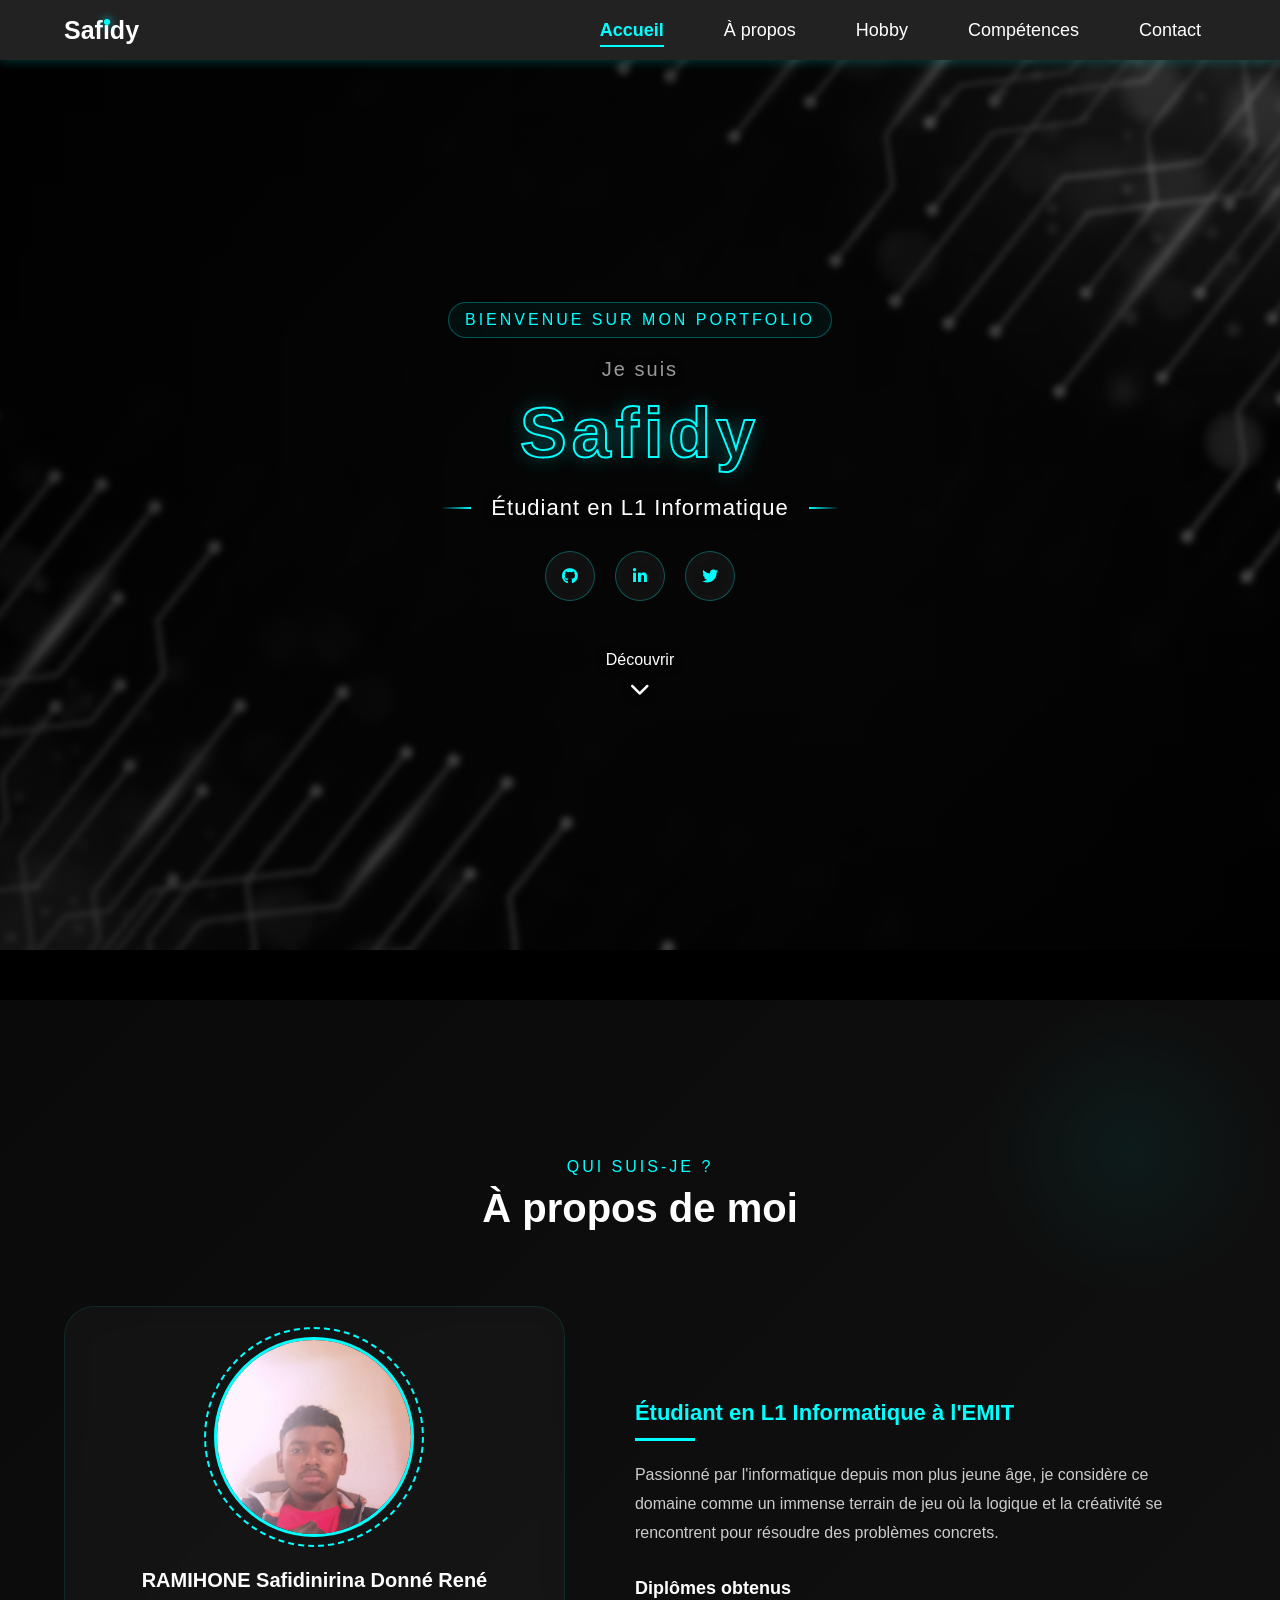
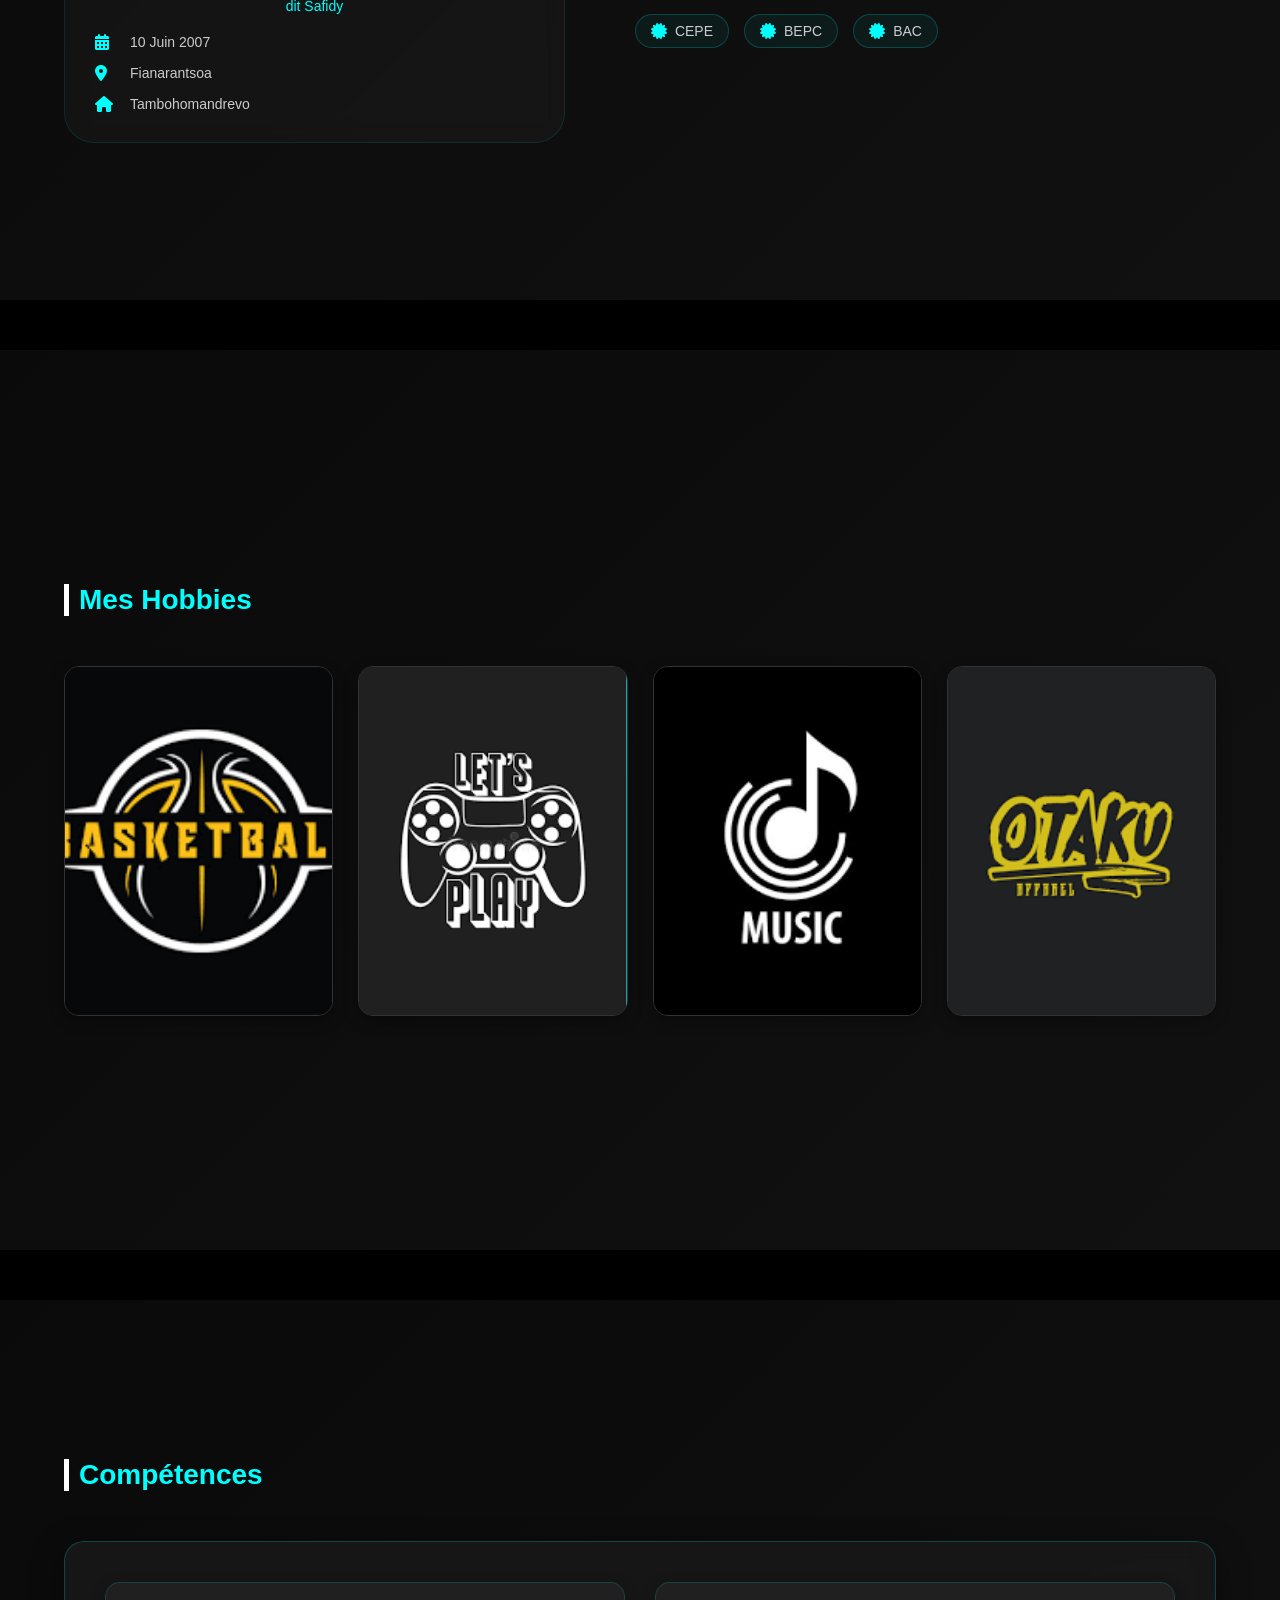
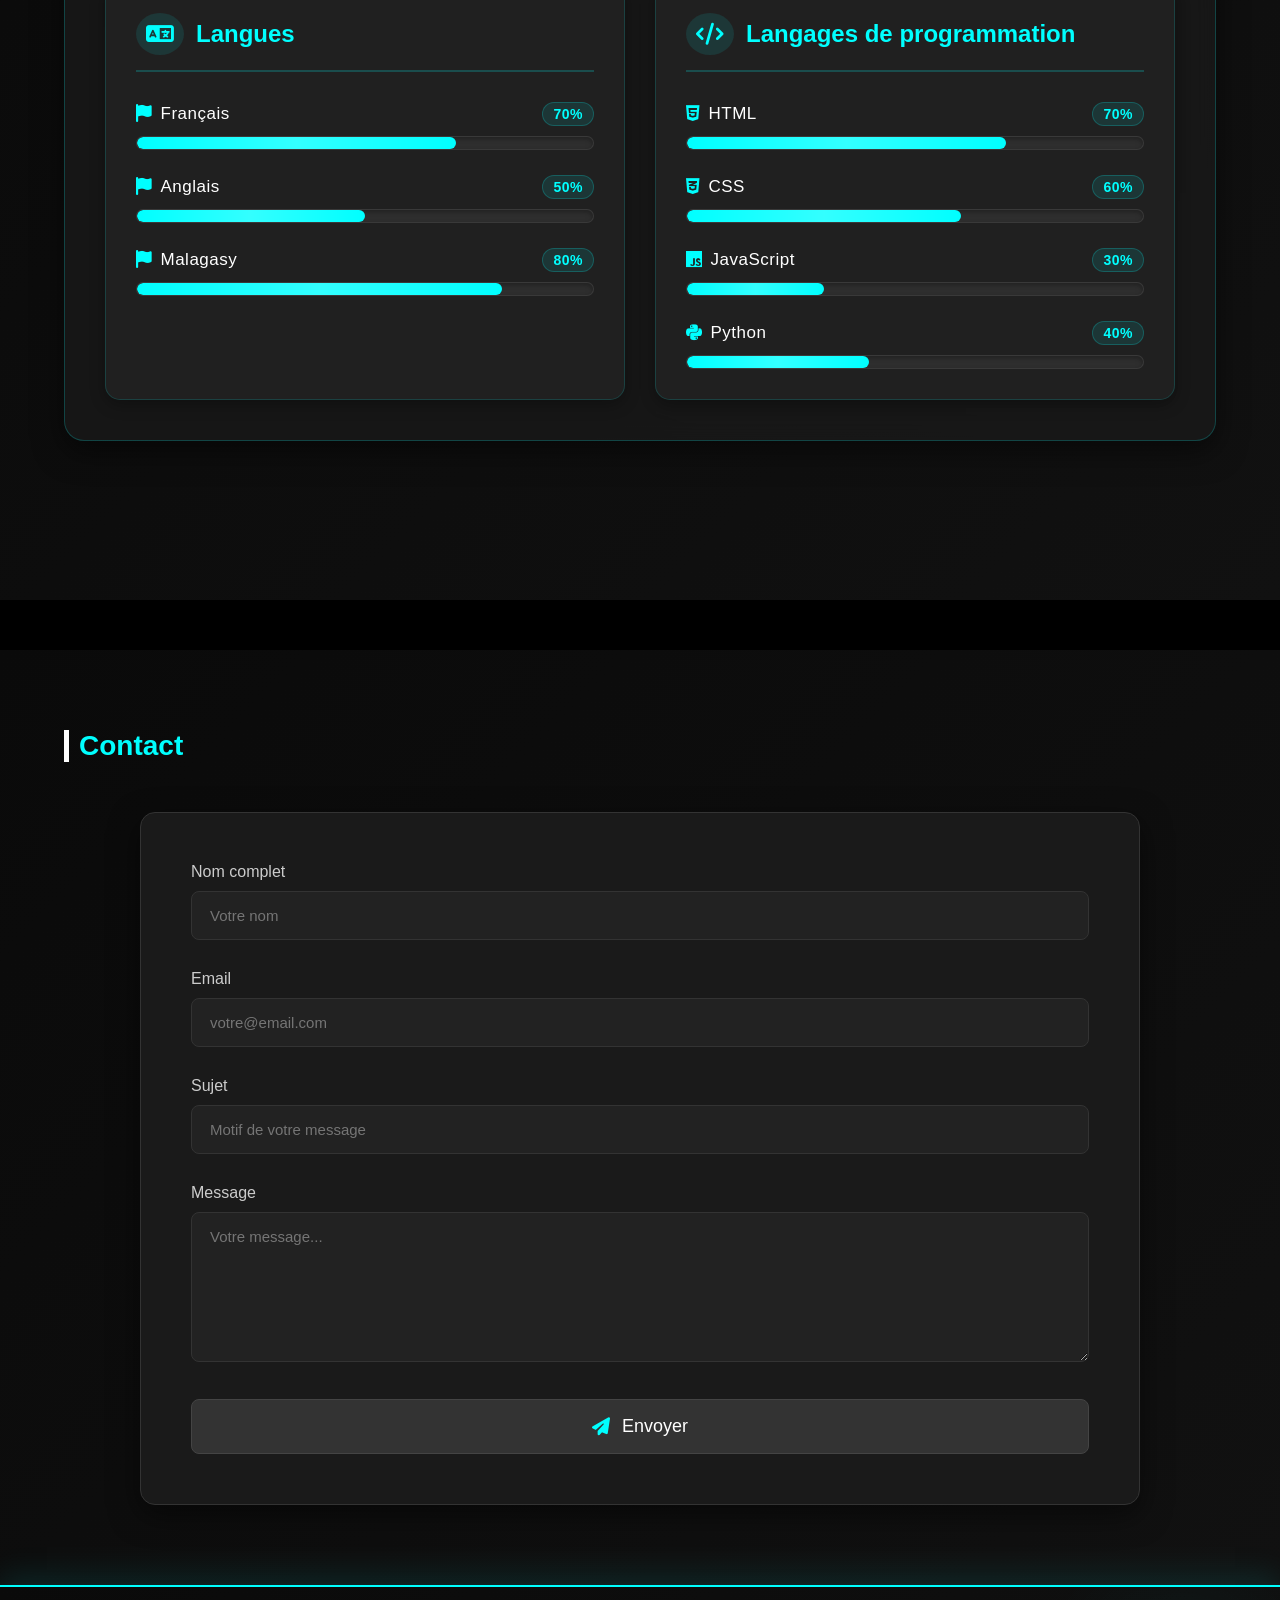
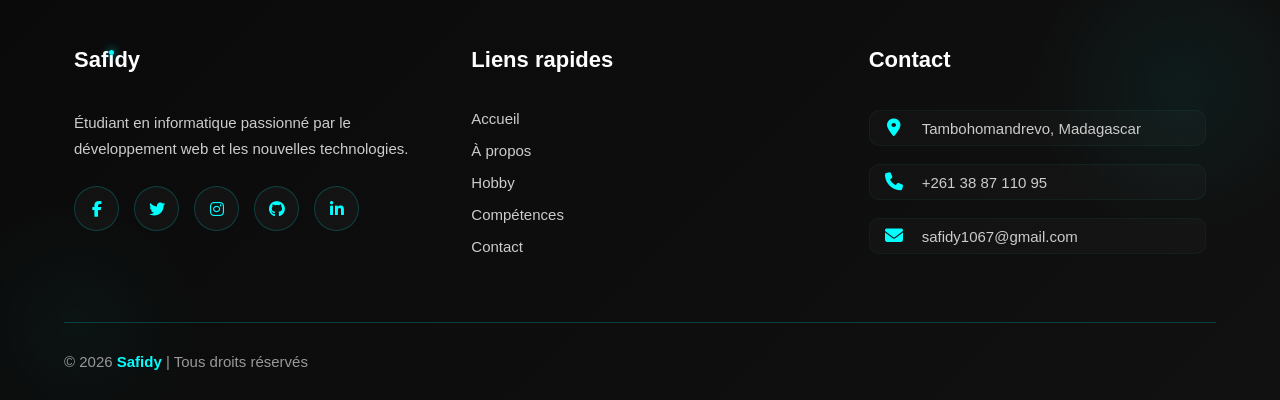
<file: index.html>
<!DOCTYPE html>
<html lang="fr">
<head>
    <meta charset="UTF-8">
    <meta name="viewport" content="width=device-width, initial-scale=1.0">
    <title>Safidy</title>
    
    <link rel="icon" type="image/svg+xml" href="data:image/svg+xml,%3Csvg xmlns='http://www.w3.org/2000/svg' viewBox='0 0 100 100'%3E%3Cdefs%3E%3Cfilter id='glow'%3E%3CfeGaussianBlur stdDeviation='4' result='coloredBlur'/%3E%3CfeMerge%3E%3CfeMergeNode in='coloredBlur'/%3E%3CfeMergeNode in='SourceGraphic'/%3E%3C/feMerge%3E%3C/filter%3E%3C/defs%3E%3Ctext x='50' y='75' font-size='70' text-anchor='middle' fill='aqua' font-family='Arial Black' font-weight='900' filter='url(%23glow)'%3ES%3C/text%3E%3C/svg%3E">

    <meta name="theme-color" content="#00ffff">
    <meta name="msapplication-TileColor" content="#00ffff">
 
<link rel="stylesheet" href="https://cdnjs.cloudflare.com/ajax/libs/font-awesome/6.4.0/css/all.min.css">
    <link rel="stylesheet" href="projet.css">
</head>
<body>
    <header>
        <div class="logo">
            <a href="index.html">
                Saf<span class="custom-i">i</span>dy
            </a>
        </div>
        
        <nav class="menu">
            <ul>
                <li><a href="#home">Accueil</a></li>
                <li><a href="#a-propos">À propos</a></li>
                <li><a href="#hobby">Hobby</a></li>
                <li><a href="#competences">Compétences</a></li>
                <li><a href="#contact">Contact</a></li>
            </ul>
        </nav>
        
         <div class="responsive-menu">
            <span></span>
            <span></span>
            <span></span>
        </div>
    </header>

    <main>
        
        <section id="home">
            <div class="home-content">
                <span class="home-intro">Bienvenue sur mon portfolio</span>
                <h1 class="home-name">
                    <span class="small-text">Je suis</span>
                    <span class="big-text">Safidy</span>
                </h1>
                <p class="home-position">Étudiant en L1 Informatique</p>
                
                <div class="home-social">
                    <a href="https://github.com" target="_blank" class="social-icon">
                        <i class="fab fa-github"></i>
                    </a>
                    <a href="https://linkedin.com" target="_blank" class="social-icon">
                        <i class="fab fa-linkedin-in"></i>
                    </a>
                    <a href="https://twitter.com" target="_blank" class="social-icon">
                        <i class="fab fa-twitter"></i>
                    </a>
                </div>
                <a href="#a-propos" class="home-scroll">
                    <span>Découvrir</span>
                    <i class="fas fa-chevron-down"></i>
                </a>
            </div>
        </section>

        
        <section id="a-propos">
            <div class="container">
                <div class="section-header">
                    <span class="section-subtitle">Qui suis-je ?</span>
                    <h2 class="section-title">À propos de moi</h2>
                    
                </div>
                
                <div class="about-wrapper">
                    <div class="about-left">
                        <div class="profile-card">
                            <div class="profile-image-wrapper">
                                <img src="IMG/612377273_122105653449194202_1372220937391655656_n1.jpg" alt="Safidy" class="profile-image">
                                <div class="image-border"></div>
                            </div>
                            <div class="profile-info">
                                <h4 class="profile-name">RAMIHONE Safidinirina Donné René</h4>
                                <p class="profile-nick">dit Safidy</p>
                                <div class="profile-details">
                                    <div class="detail-item">
                                        <i class="fas fa-calendar-alt"></i>
                                        <span>10 Juin 2007</span>
                                    </div>
                                    <div class="detail-item">
                                        <i class="fas fa-map-marker-alt"></i>
                                        <span>Fianarantsoa</span>
                                    </div>
                                    <div class="detail-item">
                                        <i class="fas fa-home"></i>
                                        <span>Tambohomandrevo</span>
                                    </div>
                                </div>
                            </div>
                        </div>
                    </div>
                    
                    <div class="about-right">
                        <h3 class="about-subtitle">Étudiant en L1 Informatique à l'EMIT</h3>
                        <p class="about-description">
                            Passionné par l'informatique depuis mon plus jeune âge, je considère ce domaine 
                            comme un immense terrain de jeu où la logique et la créativité se rencontrent 
                            pour résoudre des problèmes concrets.
                        </p>
                        
                        <div class="diplomes-list">
                            <h4>Diplômes obtenus</h4>
                            <ul>
                                <li><i class="fas fa-certificate"></i> CEPE</li>
                                <li><i class="fas fa-certificate"></i> BEPC</li>
                                <li><i class="fas fa-certificate"></i> BAC</li>
                            </ul>
                        </div>
                    </div>
                </div>
            </div>
        </section>
        
        <section id="hobby">
            <h2 class="section-title">Mes Hobbies</h2>
            
            <div class="hobby-grid">
                <article class="hobby-card">
                    <img src="IMG/images (1).png" alt="Icône Basket-ball">
                    <div class="hobby-content">
                        <h3>Basket-ball</h3>
                        <p>
                            Le basket est une thérapie par le mouvement. Du rebond du ballon à l'adrénaline 
                            des matchs serrés, chaque moment sur le terrain est une leçon de persévérance et 
                            de travail d'équipe.
                        </p>
                    </div>
                </article>

                <article class="hobby-card">
                    <img src="IMG/téléchargement (4).png" alt="Icône Gaming">
                    <div class="hobby-content">
                        <h3>Gaming</h3>
                        <p>
                            Les jeux vidéo sont des fenêtres sur l'imaginaire. Alliant technologie, narration 
                            et interactivité, ils offrent des expériences uniques où chaque défi est une 
                            opportunité de repousser mes limites.
                        </p>
                    </div>
                </article>

                <article class="hobby-card">
                    <img src="IMG/images (2).png" alt="Icône Musique">
                    <div class="hobby-content">
                        <h3>Musique</h3>
                        <p>
                            La musique est ma respiration quotidienne. Chaque mélodie résonne avec mes émotions, 
                            transformant les moments ordinaires en expériences cinématographiques uniques.
                        </p>
                    </div>
                </article>

                <article class="hobby-card">
                    <img src="IMG/images.png" alt="Icône Animés">
                    <div class="hobby-content">
                        <h3>Animés</h3>
                        <p>
                            Les animés sont des portes vers des mondes d'imagination infinie. Leur profondeur 
                            émotionnelle et leur art m'inspirent quotidiennement, rappelant que persévérance 
                            et courage mènent à la réussite.
                        </p>
                    </div>
                </article>
            </div>
        </section>

        
        <section id="competences">
            <h2 class="section-title">Compétences</h2>
            
            <div class="skills-container">
                
                <div class="skills-category">
                    <h3><i class="fas fa-language"></i> Langues</h3>
                    
                    <div class="skill-item">
                        <div class="skill-label">
                            <span><i class="fas fa-flag"></i> Français</span>
                            <span>70%</span>
                        </div>
                        <div class="skill-bar">
                            <div class="skill-progress" style="width: 70%;"></div>
                        </div>
                    </div>

                    <div class="skill-item">
                        <div class="skill-label">
                            <span><i class="fas fa-flag"></i> Anglais</span>
                            <span>50%</span>
                        </div>
                        <div class="skill-bar">
                            <div class="skill-progress" style="width: 50%;"></div>
                        </div>
                    </div>

                    <div class="skill-item">
                        <div class="skill-label">
                            <span><i class="fas fa-flag"></i> Malagasy</span>
                            <span>80%</span>
                        </div>
                        <div class="skill-bar">
                            <div class="skill-progress" style="width: 80%;"></div>
                        </div>
                    </div>
                </div>

                
                <div class="skills-category">
                    <h3><i class="fas fa-code"></i> Langages de programmation</h3>
                    
                    <div class="skill-item">
                        <div class="skill-label">
                            <span><i class="fab fa-html5"></i> HTML</span>
                            <span>70%</span>
                        </div>
                        <div class="skill-bar">
                            <div class="skill-progress" style="width: 70%;"></div>
                        </div>
                    </div>

                    <div class="skill-item">
                        <div class="skill-label">
                            <span><i class="fab fa-css3-alt"></i> CSS</span>
                            <span>60%</span>
                        </div>
                        <div class="skill-bar">
                            <div class="skill-progress" style="width: 60%;"></div>
                        </div>
                    </div>

                    <div class="skill-item">
                        <div class="skill-label">
                            <span><i class="fab fa-js"></i> JavaScript</span>
                            <span>30%</span>
                        </div>
                        <div class="skill-bar">
                            <div class="skill-progress" style="width: 30%;"></div>
                        </div>
                    </div>

                    <div class="skill-item">
                        <div class="skill-label">
                            <span><i class="fab fa-python"></i> Python</span>
                            <span>40%</span>
                        </div>
                        <div class="skill-bar">
                            <div class="skill-progress" style="width: 40%;"></div>
                        </div>
                    </div>
                </div>
            </div>
        </section>

        
       <section id="contact">
            <h2 class="section-title">Contact</h2>
            
            <form class="contact-form">
                <div class="form-group">
                    <label for="name">Nom complet</label>
                    <input type="text" id="name" name="name" placeholder="Votre nom" required>
                </div>

                <div class="form-group">
                    <label for="email">Email</label>
                    <input type="email" id="email" name="email" placeholder="votre@email.com" required>
                </div>

                <div class="form-group">
                    <label for="subject">Sujet</label>
                    <input type="text" id="subject" name="subject" placeholder="Motif de votre message" required>
                </div>

                <div class="form-group">
                    <label for="message">Message</label>
                    <textarea id="message" name="message" rows="5" placeholder="Votre message..." required></textarea>
                </div>
                

                <button type="submit" class="submit-btn">
                    <i class="fas fa-paper-plane"></i> Envoyer
                </button>
            </form>
        </section>
    </main>

    
    <footer>
        <div class="footer-content">
            <div class="footer-section">
                <h3>
                    Saf<span class="custom-i-footer">i</span>dy
                </h3>
                <p>Étudiant en informatique passionné par le développement web et les nouvelles technologies.</p>
                <div class="footer-social">
                    <a href="https://facebook.com" target="_blank"><i class="fab fa-facebook-f"></i></a>
                    <a href="https://twitter.com" target="_blank"><i class="fab fa-twitter"></i></a>
                    <a href="https://instagram.com" target="_blank"><i class="fab fa-instagram"></i></a>
                    <a href="https://github.com" target="_blank"><i class="fab fa-github"></i></a>
                    <a href="https://linkedin.com" target="_blank"><i class="fab fa-linkedin-in"></i></a>
                </div>
            </div>

            <div class="footer-section">
                <h3>Liens rapides</h3>
                <ul class="quick-links">
                    <li><a href="#home">Accueil</a></li>
                    <li><a href="#a-propos">À propos</a></li>
                    <li><a href="#hobby">Hobby</a></li>
                    <li><a href="#competences">Compétences</a></li>
                    <li><a href="#contact">Contact</a></li>
                </ul>
            </div>

            <div class="footer-section">
                <h3>Contact</h3>
                <ul class="contact-info">
                    <li><i class="fas fa-map-marker-alt"></i> Tambohomandrevo, Madagascar</li>
                    <li><i class="fas fa-phone"></i> +261 38 87 110 95</li>
                    <li><i class="fas fa-envelope"></i>safidy1067@gmail.com

</li>
                </ul>
            </div>

            
        </div>

        <div class="footer-bottom">
            <p>&copy; 2026 <span>Safidy</span> | Tous droits réservés </p>
            
        </div>
    </footer>

    <script src="projet.js"></script>
</body>
</html>
</file>
<file: projet.css>
* {
    margin: 0;
    padding: 0;
    box-sizing: border-box;
    font-family: Arial, Helvetica, sans-serif;
}

a {
    text-decoration: none;
    color: #fff; 
    transition: all 0.3s ease;
}

a:hover {
    color: aqua;
}

html {
    font-size: 62.5%;
    scroll-behavior: smooth;
    scroll-padding-top: 9px;
}

::-webkit-scrollbar {
    width: 8px;
}

::-webkit-scrollbar-thumb {
    background-color: aqua;
    border-radius: 4px;
}

::-webkit-scrollbar-track {
    background-color: #222;
}

.logo a {
    font-size: 2.5rem;
    color: #fff;
    font-weight: bold;
    text-decoration: none;
    display: inline-block;
    position: relative;
}

.logo a .custom-i {
    position: relative;
    color: #fff;
}

.logo a .custom-i::after {
    content: '';
    position: absolute;
    top: 3px;
    right: 0px;
    width: 6px;
    height: 6px;  
    background-color: aqua;
    border-radius: 50%;
    box-shadow: 0 0 8px aqua;
}


body {
    background-color: black;
    color: #fff;
}

section {
    margin-top: 50px;
    min-height: 100vh;
    padding: 20px 5%;
}


header {
    background-color: #222;
    position: fixed;
    top: 0;
    left: 0;
    right: 0;
    z-index: 1000;
    display: flex;
    align-items: center;
    justify-content: space-between;
    height: 60px;
    padding: 0 5%;
    box-shadow: 0 2px 10px rgba(0, 255, 255, 0.2);
}

header .logo a {
    font-size: 2.5rem;
    color: #fff;
    font-weight: bold;
}

header .logo a span {
    color: aqua;
}

.menu {
    display: flex;
    align-items: center;
    list-style: none;
}

.menu ul {
    display: flex;
    flex-direction: row;
    list-style: none;
    margin: 0;
    padding: 0;
    gap: 30px;
}

.menu li {
    margin: 0 15px;
    display: inline-block;
}

.menu li a {
    font-size: 1.8rem;
    color: #fff; 
    font-weight: 500;
    padding: 5px 0;
    position: relative;
    white-space: nowrap;
}

.menu li a:hover {
    color: aqua;
}

.menu li a.active {
    color: aqua !important;
    font-weight: bold;
}

.menu li a.active::after {
    content: '';
    position: absolute;
    bottom: -2px;
    left: 0;
    width: 100%;
    height: 2px;
    background-color: aqua;
    animation: underline 0.3s ease;
}

@keyframes underline {
    from { width: 0; }
    to { width: 100%; }
}


.responsive-menu {
    display: none;
    width: 40px;
    height: 40px;
    cursor: pointer;
    position: relative;
    z-index: 1001;
}

.responsive-menu span {
    display: block;
    width: 30px;
    height: 3px;
    background-color: aqua;
    position: absolute;
    left: 50%;
    transform: translateX(-50%);
    transition: all 0.3s ease;
}

.responsive-menu span:nth-child(1) {
    top: 10px;
}

.responsive-menu span:nth-child(2) {
    top: 18px;
}

.responsive-menu span:nth-child(3) {
    top: 26px;
}

.responsive-menu.active span:nth-child(1) {
    top: 18px;
    transform: translateX(-50%) rotate(45deg);
    background-color: #fff;
}

.responsive-menu.active span:nth-child(2) {
    opacity: 0;
    transform: translateX(-50%) scale(0);
}

.responsive-menu.active span:nth-child(3) {
    top: 18px;
    transform: translateX(-50%) rotate(-45deg);
    background-color: #fff;
}


#home {
    min-height: 100vh;
    display: flex;
    align-items: center;
    justify-content: center;
    position: relative;
    overflow: hidden;
}

#home::before {
    content: '';
    position: absolute;
    top: -10px;
    left: -10px;
    right: -10px;
    bottom: -10px;
    background: url('IMG/fond-cyber-futuriste-degrade_23-2149116407.avif');
    background-position: center;
    background-size: cover;
    background-repeat: no-repeat;
    filter: grayscale(100%) blur(3px);
    z-index: 0;
}

#home::after {
    content: '';
    position: absolute;
    top: 0;
    left: 0;
    width: 100%;
    height: 100%;
    background: linear-gradient(135deg, rgba(0,0,0,0.7) 0%, rgba(0,0,0,0.5) 100%);
    z-index: 1;
}

#home .home-content {
    position: relative;
    z-index: 2;
    text-shadow: 0 2px 10px rgba(0,0,0,0.5);
}


.home-content {
    max-width: 800px;
    margin: 0 auto;
    text-align: center;
    padding: 0 20px;
    position: relative;
    z-index: 2;
    animation: fadeInUp 1s ease;
}

@keyframes fadeInUp {
    from {
        opacity: 0;
        transform: translateY(30px);
    }
    to {
        opacity: 1;
        transform: translateY(0);
    }
}

.home-intro {
    display: inline-block;
    color: aqua;
    font-size: 1.6rem;
    letter-spacing: 3px;
    text-transform: uppercase;
    margin-bottom: 20px;
    padding: 8px 16px;
    border: 1px solid rgba(0, 255, 255, 0.3);
    border-radius: 50px;
    background: rgba(0, 255, 255, 0.05);
    backdrop-filter: blur(5px);
    animation: fadeIn 1s ease 0.2s both;
}

@keyframes fadeIn {
    from { opacity: 0; }
    to { opacity: 1; }
}

.home-name {
    margin-bottom: 20px;
    animation: fadeIn 1s ease 0.4s both;
}

.small-text {
    display: block;
    font-size: 2rem;
    color: #999;
    font-weight: 300;
    margin-bottom: 10px;
    letter-spacing: 2px;
}

.big-text {
    display: block;
    font-size: clamp(4rem, 10vw, 7rem);
    font-weight: 800;
    color: transparent;
    -webkit-text-stroke: 2px aqua;
    text-wrap-style: 2px aqua;
    text-shadow: 0 0 20px rgba(0, 255, 255, 0.3);
    line-height: 1.2;
    letter-spacing: 5px;
    animation: glow 3s ease-in-out infinite;
}

@keyframes glow {
    0%, 100% { text-shadow: 0 0 20px rgba(0, 255, 255, 0.3); }
    50% { text-shadow: 0 0 40px rgba(0, 255, 255, 0.6); }
}

.home-position {
    font-size: clamp(1.8rem, 3vw, 2.2rem);
    color: #fff;
    margin-bottom: 30px;
    font-weight: 300;
    letter-spacing: 1px;
    animation: fadeIn 1s ease 0.6s both;
    position: relative;
    display: inline-block;
    padding: 0 20px;
}

.home-position::before,
.home-position::after {
    content: '';
    position: absolute;
    top: 50%;
    width: 30px;
    height: 2px;
    background: linear-gradient(90deg, transparent, aqua);
}

.home-position::before {
    left: -30px;
    transform: translateY(-50%);
}

.home-position::after {
    right: -30px;
    transform: translateY(-50%) rotate(180deg);
}

.home-quote {
    font-size: clamp(1.4rem, 2vw, 1.8rem);
    color: #ccc;
    line-height: 1.8;
    max-width: 600px;
    margin: 0 auto 40px;
    font-style: italic;
    padding: 20px 30px;
    background: rgba(255, 255, 255, 0.03);
    border-radius: 20px;
    border: 1px solid rgba(0, 255, 255, 0.1);
    backdrop-filter: blur(5px);
    animation: fadeIn 1s ease 0.8s both;
    position: relative;
}

.home-quote::before {
    content: '"';
    position: absolute;
    top: -10px;
    left: 10px;
    font-size: 4rem;
    color: aqua;
    opacity: 0.3;
    font-family: serif;
}

.home-quote::after {
    content: '"';
    position: absolute;
    bottom: -30px;
    right: 10px;
    font-size: 4rem;
    color: aqua;
    opacity: 0.3;
    font-family: serif;
}

.home-social {
    display: flex;
    justify-content: center;
    gap: 20px;
    margin-bottom: 50px;
    animation: fadeIn 1s ease 1s both;
}

.social-icon {
    width: 50px;
    height: 50px;
    background: rgba(255, 255, 255, 0.05);
    border: 1px solid rgba(0, 255, 255, 0.3);
    border-radius: 50%;
    display: flex;
    align-items: center;
    justify-content: center;
    color: aqua;
    font-size: 2rem;
    transition: all 0.3s ease;
    position: relative;
    overflow: hidden;
}

.social-icon::before {
    content: '';
    position: absolute;
    top: 0;
    left: 0;
    width: 100%;
    height: 100%;
    background: aqua;
    transform: scale(0);
    transition: transform 0.3s ease;
    border-radius: 50%;
    z-index: -1;
}

.social-icon:hover {
    color: #000;
    transform: translateY(-5px);
    box-shadow: 0 5px 20px rgba(0, 255, 255, 0.4);
}

.social-icon:hover::before {
    transform: scale(1);
}

.home-scroll {
    display: inline-flex;
    flex-direction: column;
    align-items: center;
    gap: 10px;
    color: #fff;
    font-size: 1.6rem;
    text-decoration: none;
    transition: all 0.3s ease;
    animation: fadeIn 1s ease 1.2s both, bounce 2s ease-in-out infinite;
}

.home-scroll:hover {
    color: aqua;
    transform: translateY(5px);
}

.home-scroll i {
    font-size: 2rem;
    animation: arrowBounce 2s ease-in-out infinite;
}

@keyframes arrowBounce {
    0%, 20%, 50%, 80%, 100% { transform: translateY(0); }
    40% { transform: translateY(-10px); }
    60% { transform: translateY(-5px); }
}

@keyframes bounce {
    0%, 100% { transform: translateY(0); }
    50% { transform: translateY(10px); }
}

.big-text:hover {
    -webkit-text-stroke: 2px #fff;
    text-shadow: 0 0 30px rgba(255, 255, 255, 0.5);
    transition: all 0.3s ease;
}


#a-propos {
    padding: 80px 5%;
    background: linear-gradient(135deg, #0a0a0a 0%, #111 100%);
    position: relative;
    overflow: hidden;
    min-height: 100vh;
    display: flex;
    align-items: center;
}

#a-propos::before {
    content: '';
    position: absolute;
    top: 0;
    right: 0;
    width: 300px;
    height: 300px;
    background: radial-gradient(circle, rgba(0, 255, 255, 0.05) 0%, transparent 70%);
    border-radius: 50%;
    pointer-events: none;
}

#a-propos .container {
    max-width: 1200px;
    margin: 0 auto;
    position: relative;
    z-index: 2;
    width: 100%;
}

#a-propos .section-header {
    text-align: center;
    margin-bottom: 60px;
}

#a-propos .section-subtitle {
    color: aqua;
    font-size: 1.6rem;
    text-transform: uppercase;
    letter-spacing: 3px;
    display: block;
    margin-bottom: 10px;
}

#a-propos .section-title {
    font-size: clamp(2.8rem, 5vw, 4rem);
    color: #fff;
    margin-bottom: 15px;
    position: relative;
    display: inline-block;
}

#a-propos .about-wrapper {
    display: grid;
    grid-template-columns: 1fr 1.2fr;
    gap: 50px;
    align-items: center;
}

#a-propos .profile-card {
    background: rgba(255, 255, 255, 0.03);
    border: 1px solid rgba(0, 255, 255, 0.1);
    border-radius: 30px;
    padding: 30px;
    backdrop-filter: blur(10px);
    transition: transform 0.3s ease;
}

#a-propos .profile-card:hover {
    transform: translateY(-10px);
    box-shadow: 0 20px 40px rgba(0, 255, 255, 0.1);
}

#a-propos .profile-image-wrapper {
    position: relative;
    width: 200px;
    height: 200px;
    margin: 0 auto 30px;
}

#a-propos .profile-image {
    width: 100%;
    height: 100%;
    object-fit: cover;
    border-radius: 50%;
    position: relative;
    z-index: 2;
    border: 3px solid aqua;
}

#a-propos .image-border {
    position: absolute;
    top: -10px;
    left: -10px;
    right: -10px;
    bottom: -10px;
    border: 2px dashed aqua;
    border-radius: 50%;
    animation: rotate 20s linear infinite;
}

@keyframes rotate {
    from { transform: rotate(0deg); }
    to { transform: rotate(360deg); }
}

#a-propos .profile-name {
    color: #fff;
    font-size: 2rem;
    margin-bottom: 5px;
    text-align: center;
    line-height: 1.3;
}

#a-propos .profile-nick {
    color: aqua;
    font-size: 1.4rem;
    text-align: center;
    margin-bottom: 20px;
}

#a-propos .profile-details {
    display: flex;
    flex-direction: column;
    gap: 15px;
}

#a-propos .detail-item {
    display: flex;
    align-items: center;
    gap: 15px;
    color: #ccc;
    font-size: 1.4rem;
}

#a-propos .detail-item i {
    color: aqua;
    width: 20px;
    font-size: 1.6rem;
}

#a-propos .about-right {
    padding: 20px;
}

#a-propos .about-subtitle {
    color: aqua;
    font-size: 2.2rem;
    margin-bottom: 20px;
    position: relative;
    padding-bottom: 15px;
}

#a-propos .about-subtitle::after {
    content: '';
    position: absolute;
    bottom: 0;
    left: 0;
    width: 60px;
    height: 3px;
    background: aqua;
}

#a-propos .about-description {
    color: #ccc;
    font-size: 1.6rem;
    line-height: 1.8;
    margin-bottom: 30px;
}

#a-propos .about-quote {
    background: rgba(0, 255, 255, 0.05);
    border-left: 3px solid aqua;
    padding: 20px;
    margin-bottom: 30px;
    border-radius: 0 10px 10px 0;
    position: relative;
}

#a-propos .about-quote i {
    color: aqua;
    font-size: 2rem;
    margin-bottom: 10px;
    opacity: 0.5;
}

#a-propos .about-quote p {
    color: #fff;
    font-size: 1.5rem;
    font-style: italic;
    line-height: 1.6;
}

#a-propos .diplomes-list h4 {
    color: #fff;
    font-size: 1.8rem;
    margin-bottom: 15px;
}

#a-propos .diplomes-list ul {
    list-style: none;
    display: flex;
    gap: 15px;
    flex-wrap: wrap;
}

#a-propos .diplomes-list li {
    color: #ccc;
    font-size: 1.4rem;
    padding: 8px 15px;
    background: rgba(0, 255, 255, 0.05);
    border: 1px solid rgba(0, 255, 255, 0.2);
    border-radius: 50px;
    display: flex;
    align-items: center;
    gap: 8px;
}

#a-propos .diplomes-list li i {
    color: aqua;
}


#hobby {
    padding: 80px 5%;
    background: linear-gradient(135deg, #0a0a0a 0%, #111 100%);
    position: relative;
    min-height: 100vh;
    display: flex;
    flex-direction: column;
    justify-content: center;
}

#hobby .section-title {
    text-transform: capitalize;
    margin: 0 0 50px 15px;
    font-weight: bold;
    color: aqua;
    position: relative;
    font-size: clamp(2.2rem, 4vw, 2.8rem);
}

#hobby .section-title::after {
    position: absolute;
    left: -15px;
    top: 0;
    content: "";
    height: 100%;
    background-color: #fff;
    width: 5px;
}

#hobby .hobby-grid {
    display: grid;
    grid-template-columns: repeat(4, 1fr);
    gap: 25px;
    max-width: 1400px;
    margin: 0 auto;
    width: 100%;
}

#hobby .hobby-card {
    overflow: hidden;
    position: relative;
    height: 350px;
    border-radius: 15px;
    transition: 0.5s;
    border: 1px solid #333;
    box-shadow: 0 5px 15px rgba(0, 0, 0, 0.3);
}

#hobby .hobby-card img {
    width: 100%;
    height: 100%;
    object-fit: cover;
    transition: transform 0.5s ease;
}

#hobby .hobby-card:hover img {
    transform: scale(1.1);
}

#hobby .hobby-card .hobby-content {
    position: absolute;
    top: 0;
    left: 0;
    height: 100%;
    width: 100%;
    background-color: rgba(0, 255, 255, 0.95);
    color: #000;
    padding: 25px;
    display: flex;
    flex-direction: column;
    justify-content: center;
    transform: translateX(100%);
    transition: transform 0.5s ease;
    overflow-y: auto;
    box-shadow: inset 0 0 20px rgba(0, 0, 0, 0.2);
}

#hobby .hobby-card:hover .hobby-content {
    transform: translateX(0);
}

#hobby .hobby-card:hover {
    box-shadow: 0 0 25px aqua;
    border-color: aqua;
}

#hobby .hobby-content h3 {
    font-size: clamp(1.8rem, 2.5vw, 2.5rem);
    margin-bottom: 15px;
    color: #000;
    font-weight: bold;
    border-bottom: 2px solid rgba(0, 0, 0, 0.2);
    padding-bottom: 10px;
}

#hobby .hobby-content p {
    font-size: clamp(1.2rem, 1.5vw, 1.4rem);
    line-height: 1.6;
    color: #111;
}

#competences {
    padding: 80px 5%;
    background: linear-gradient(135deg, #0a0a0a 0%, #111 100%);
    position: relative;
    min-height: 100vh;
    display: flex;
    flex-direction: column;
    justify-content: center;
}

#competences .section-title {
    text-transform: capitalize;
    margin: 0 0 50px 15px;
    font-weight: bold;
    color: aqua;
    position: relative;
    font-size: clamp(2.2rem, 4vw, 2.8rem);
}

#competences .section-title::after {
    position: absolute;
    left: -15px;
    top: 0;
    content: "";
    height: 100%;
    background-color: #fff;
    width: 5px;
}

#competences .skills-container {
    display: grid;
    grid-template-columns: repeat(auto-fit, minmax(400px, 1fr));
    gap: 30px;
    background: rgba(26, 26, 26, 0.8);
    padding: 40px;
    border-radius: 20px;
    border: 1px solid rgba(0, 255, 255, 0.2);
    box-shadow: 0 10px 30px rgba(0, 0, 0, 0.5);
    backdrop-filter: blur(10px);
    max-width: 1200px;
    margin: 0 auto;
    width: 100%;
}

#competences .skills-category {
    padding: 30px;
    background: rgba(34, 34, 34, 0.9);
    border-radius: 15px;
    border: 1px solid rgba(0, 255, 255, 0.15);
    box-shadow: 0 5px 15px rgba(0, 0, 0, 0.3);
    transition: all 0.3s ease;
    position: relative;
    overflow: hidden;
}

#competences .skills-category::before {
    content: '';
    position: absolute;
    top: 0;
    left: 0;
    width: 4px;
    height: 0;
    background: linear-gradient(180deg, aqua, #00ffff);
    transition: height 0.3s ease;
}

#competences .skills-category:hover {
    transform: translateY(-5px);
    border-color: aqua;
}

#competences .skills-category:hover::before {
    height: 100%;
}

#competences .skills-category h3 {
    color: aqua;
    font-size: clamp(2rem, 2.5vw, 2.4rem);
    margin-bottom: 30px;
    display: flex;
    align-items: center;
    gap: 12px;
    border-bottom: 2px solid rgba(0, 255, 255, 0.2);
    padding-bottom: 15px;
}

#competences .skills-category h3 i {
    font-size: 2.2rem;
    background: rgba(0, 255, 255, 0.1);
    padding: 10px;
    border-radius: 50%;
}

#competences .skill-item {
    margin-bottom: 25px;
    position: relative;
}

#competences .skill-item:last-child {
    margin-bottom: 0;
}

#competences .skill-label {
    display: flex;
    justify-content: space-between;
    color: #fff;
    font-size: clamp(1.5rem, 1.8vw, 1.7rem);
    margin-bottom: 10px;
    font-weight: 500;
    letter-spacing: 0.5px;
}

#competences .skill-label span:first-child {
    display: flex;
    align-items: center;
    gap: 8px;
}

#competences .skill-label span:first-child i {
    color: aqua;
    font-size: 1.8rem;
}

#competences .skill-label span:last-child {
    color: aqua;
    font-weight: bold;
    background: rgba(0, 255, 255, 0.1);
    padding: 3px 10px;
    border-radius: 20px;
    font-size: 1.4rem;
    border: 1px solid rgba(0, 255, 255, 0.2);
}

#competences .skill-bar {
    height: 14px;
    background: rgba(51, 51, 51, 0.8);
    border-radius: 10px;
    overflow: hidden;
    box-shadow: inset 0 2px 5px rgba(0, 0, 0, 0.3);
    border: 1px solid rgba(255, 255, 255, 0.05);
}

#competences .skill-progress {
    height: 100%;
    background: linear-gradient(90deg, aqua, #00ffff, aqua);
    border-radius: 10px;
    position: relative;
    transition: width 1.5s ease-in-out;
}

#competences .skill-progress::after {
    content: '';
    position: absolute;
    top: 0;
    left: 0;
    width: 100%;
    height: 100%;
    background: linear-gradient(90deg, transparent, rgba(255, 255, 255, 0.2), transparent);
    animation: shimmer 2s infinite;
}

@keyframes shimmer {
    0% { transform: translateX(-100%); }
    100% { transform: translateX(100%); }
}


#contact {
    padding: 80px 5%;
    background: linear-gradient(135deg, #0a0a0a 0%, #111 100%);
    min-height: 100vh;
    display: flex;
    flex-direction: column;
    justify-content: center;
}

#contact .section-title {
    text-transform: capitalize;
    margin: 0 0 50px 15px;
    font-weight: bold;
    color: aqua;
    position: relative;
    font-size: clamp(2.2rem, 4vw, 2.8rem);
}

#contact .section-title::after {
    position: absolute;
    left: -15px;
    top: 0;
    content: "";
    height: 100%;
    background-color: #fff;
    width: 5px;
}

#contact .contact-form {
    max-width: 1000px;
    width: 90%;
    margin: 0 auto;
    background: #1a1a1a;
    padding: 50px;
    border-radius: 15px;
    border: 1px solid #333;
    box-shadow: 0 10px 30px rgba(0, 0, 0, 0.5);
}

#contact .form-group {
    margin-bottom: 30px;
}

#contact .form-group:last-of-type {
    margin-bottom: 35px;
}

#contact .form-group label {
    display: flex;
    align-items: center;
    gap: 10px;
    color: #ccc;
    font-size: 1.6rem;
    margin-bottom: 10px;
    font-weight: 500;
}

#contact .form-group label i {
    color: aqua;
    font-size: 1.6rem;
}

#contact .form-group input,
#contact .form-group textarea {
    width: 100%;
    padding: 15px 18px;
    background: #222;
    border: 1px solid #333;
    border-radius: 8px;
    color: #fff;
    font-size: 1.5rem;
    transition: all 0.3s ease;
}

#contact .form-group input:focus,
#contact .form-group textarea:focus {
    outline: none;
    border-color: aqua;
    background: #2a2a2a;
}

#contact .form-group textarea {
    resize: vertical;
    min-height: 150px;
}

#contact .submit-btn {
    width: 100%;
    padding: 16px;
    background: #333;
    color: #fff;
    border: 1px solid #444;
    border-radius: 8px;
    font-size: 1.8rem;
    cursor: pointer;
    display: flex;
    align-items: center;
    justify-content: center;
    gap: 12px;
    transition: all 0.3s ease;
}

#contact .submit-btn i {
    color: aqua;
    font-size: 1.8rem;
}

#contact .submit-btn:hover {
    background: #3a3a3a;
    border-color: aqua;
    transform: translateY(-2px);
}


footer {
    background: linear-gradient(135deg, #0a0a0a 0%, #111 100%);
    padding: 60px 5% 30px;
    position: relative;
    border-top: 2px solid aqua;
    box-shadow: 0 -10px 30px rgba(0, 255, 255, 0.1);
    overflow: hidden;
    animation: footerAppear 0.8s ease;
}

@keyframes footerAppear {
    from {
        opacity: 0;
        transform: translateY(30px);
    }
    to {
        opacity: 1;
        transform: translateY(0);
    }
}

footer::before {
    content: '';
    position: absolute;
    top: -50px;
    right: -50px;
    width: 300px;
    height: 300px;
    background: radial-gradient(circle, rgba(0, 255, 255, 0.05) 0%, transparent 70%);
    border-radius: 50%;
    pointer-events: none;
}

footer::after {
    content: '';
    position: absolute;
    bottom: -50px;
    left: -50px;
    width: 250px;
    height: 250px;
    background: radial-gradient(circle, rgba(0, 255, 255, 0.03) 0%, transparent 70%);
    border-radius: 50%;
    pointer-events: none;
}

footer .footer-content {
    max-width: 1200px;
    margin: 0 auto;
    display: grid;
    grid-template-columns: repeat(auto-fit, minmax(280px, 1fr));
    gap: 40px;
    margin-bottom: 50px;
    position: relative;
    z-index: 2;
}

footer .footer-section {
    text-align: left;
    padding: 0 10px;
    opacity: 0;
    animation: slideUp 0.5s ease forwards;
}

footer .footer-section:nth-child(1) { animation-delay: 0.1s; }
footer .footer-section:nth-child(2) { animation-delay: 0.2s; }
footer .footer-section:nth-child(3) { animation-delay: 0.3s; }

@keyframes slideUp {
    from {
        opacity: 0;
        transform: translateY(20px);
    }
    to {
        opacity: 1;
        transform: translateY(0);
    }
}

footer .footer-section h3 {
    color: rgb(255, 255, 255);
    font-size: 2.2rem;
    margin-bottom: 25px;
    position: relative;
    padding-bottom: 12px;
}

footer .footer-section h3 .custom-i-footer {
    position: relative;
    color: rgb(255, 255, 255); 
}

footer .footer-section h3 .custom-i-footer::after {
    content: '';
    position: absolute;
    top: 3px;
    right: 0px;
    width: 5px;
    height: 5px;  
    background-color: aqua;  
    border-radius: 50%;
    box-shadow: 0 0 8px aqua;
}

footer .footer-section p {
    color: #ccc;
    font-size: 1.5rem;
    line-height: 1.7;
    margin-bottom: 25px;
}

footer .quick-links {
    list-style: none;
}

footer .quick-links li {
    margin-bottom: 15px;
    transition: transform 0.3s ease;
}

footer .quick-links li:hover {
    transform: translateX(8px);
}

footer .quick-links a {
    color: #ccc;
    font-size: 1.5rem;
    transition: all 0.3s ease;
    display: inline-flex;
    align-items: center;
    gap: 10px;
}

footer .quick-links a i {
    color: aqua;
    font-size: 1.3rem;
    transition: all 0.3s ease;
}

footer .quick-links a:hover {
    color: aqua;
}

footer .quick-links a:hover i {
    transform: translateX(5px);
}

footer .contact-info {
    list-style: none;
}

footer .contact-info li {
    color: #ccc;
    font-size: 1.5rem;
    margin-bottom: 18px;
    display: flex;
    align-items: center;
    gap: 15px;
    transition: all 0.3s ease;
    padding: 8px 12px;
    border-radius: 10px;
    background: rgba(255, 255, 255, 0.02);
    border: 1px solid rgba(0, 255, 255, 0.05);
}

footer .contact-info li:hover {
    background: rgba(0, 255, 255, 0.05);
    border-color: aqua;
    transform: translateY(-3px);
    box-shadow: 0 5px 15px rgba(0, 255, 255, 0.1);
}

footer .contact-info li i {
    color: aqua;
    width: 25px;
    font-size: 1.8rem;
    text-align: center;
}

footer .footer-social {
    display: flex;
    gap: 15px;
    margin-top: 20px;
}

footer .footer-social a {
    width: 45px;
    height: 45px;
    background: rgba(255, 255, 255, 0.03);
    border: 1px solid rgba(0, 255, 255, 0.2);
    border-radius: 50%;
    display: flex;
    align-items: center;
    justify-content: center;
    color: aqua;
    font-size: 2rem;
    transition: all 0.4s ease;
    position: relative;
    overflow: hidden;
}

footer .footer-social a::before {
    content: '';
    position: absolute;
    top: 0;
    left: 0;
    width: 100%;
    height: 100%;
    background: aqua;
    transform: scale(0);
    transition: transform 0.4s ease;
    border-radius: 50%;
    z-index: -1;
}

footer .footer-social a:hover {
    color: #000;
    transform: translateY(-8px) rotate(360deg);
    border-color: aqua;
    box-shadow: 0 10px 25px rgba(0, 255, 255, 0.3);
}

footer .footer-social a:hover::before {
    transform: scale(1);
}

footer .footer-bottom {
    max-width: 1200px;
    margin: 0 auto;
    padding-top: 30px;
    border-top: 1px solid rgba(0, 255, 255, 0.2);
    display: flex;
    justify-content: space-between;
    align-items: center;
    flex-wrap: wrap;
    gap: 20px;
    position: relative;
    z-index: 2;
}

footer .footer-bottom p {
    color: #999;
    font-size: 1.5rem;
}

footer .footer-bottom p span {
    color: aqua;
    font-weight: bold;
    position: relative;
    display: inline-block;
    cursor: default;
}

footer .footer-bottom p span:hover {
    text-shadow: 0 0 10px aqua;
}

footer .footer-bottom p span::after {
    content: '';
    position: absolute;
    bottom: -2px;
    left: 0;
    width: 100%;
    height: 1px;
    background: aqua;
    transform: scaleX(0);
    transition: transform 0.3s ease;
}

footer .footer-bottom p span:hover::after {
    transform: scaleX(1);
}


@media (max-width: 1200px) {
    #hobby .hobby-grid {
        grid-template-columns: repeat(2, 1fr);
        gap: 20px;
        max-width: 900px;
    }
    
    #hobby .hobby-card {
        height: 320px;
    }
}

@media (max-width: 1024px) {
    section {
        padding: 20px 3%;
    }
    
    #a-propos {
        padding: 60px 4%;
    }
    
    #a-propos .about-wrapper {
        gap: 40px;
    }
    
    #a-propos .profile-image-wrapper {
        width: 180px;
        height: 180px;
    }
    
    #a-propos .profile-name {
        font-size: 1.8rem;
    }
    
    #a-propos .about-subtitle {
        font-size: 2rem;
    }
    
    #competences {
        padding: 60px 4%;
    }
    
    #competences .skills-container {
        padding: 30px;
        gap: 25px;
    }
    
    #competences .skills-category {
        padding: 25px;
    }
    
    footer {
        padding: 50px 4% 25px;
    }
    
    footer .footer-content {
        gap: 30px;
    }
    
    footer .footer-section h3 {
        font-size: 2rem;
    }
}

@media (max-width: 992px) {
    #hobby {
        padding: 60px 4%;
    }
    
    #hobby .hobby-grid {
        grid-template-columns: repeat(2, 1fr);
        gap: 20px;
    }
    
    #hobby .hobby-card {
        height: 300px;
    }
    
    #hobby .section-title {
        margin-bottom: 40px;
    }
}

@media (max-width: 820px) {
    .menu {
        display: none;
    }
    
    .responsive-menu {
        display: block;
    }
    
    .menu.responsive {
        display: flex !important;
        position: fixed;
        top: 60px;
        right: 0;
        left: auto;
        width: 280px;
        background: #222;
        padding: 30px 20px;
        border-left: 3px solid aqua;
        border-bottom: 3px solid aqua;
        border-radius: 0 0 0 20px;
        box-shadow: -5px 10px 25px rgba(0, 255, 255, 0.3);
        animation: slideInRight 0.4s ease forwards;
        z-index: 1000;
    }
    
    .menu.responsive ul {
        display: flex;
        flex-direction: column;
        width: 100%;
        gap: 15px;
    }
    
    .menu.responsive li {
        margin: 0;
        width: 100%;
        text-align: left;
        border-left: 3px solid transparent;
        transition: all 0.3s ease;
    }
    
    .menu.responsive li:hover {
        border-left-color: aqua;
        background: linear-gradient(90deg, rgba(0,255,255,0.1), transparent);
        padding-left: 10px;
    }
    
    .menu.responsive li a {
        display: block;
        padding: 12px 15px;
        font-size: 1.8rem;
        color: #ccc;
        width: 100%;
        transition: all 0.3s ease;
    }
    
    .menu.responsive li a:hover {
        color: aqua;
        transform: translateX(5px);
    }
    
    .menu.responsive li a.active {
        color: aqua !important;
        font-weight: bold;
    }
    
    @keyframes slideInRight {
        from {
            transform: translateX(100%);
            opacity: 0;
        }
        to {
            transform: translateX(0);
            opacity: 1;
        }
    }
}

@media (max-width: 768px) {
    #a-propos {
        padding: 50px 20px;
        min-height: auto;
    }
    
    #a-propos .section-header {
        margin-bottom: 40px;
    }
    
    #a-propos .section-subtitle {
        font-size: 1.4rem;
    }
    
    #a-propos .about-wrapper {
        grid-template-columns: 1fr;
        gap: 30px;
    }
    
    #a-propos .profile-card {
        max-width: 450px;
        margin: 0 auto;
        padding: 25px;
    }
    
    #a-propos .profile-image-wrapper {
        width: 160px;
        height: 160px;
    }
    
    #a-propos .profile-details {
        align-items: center;
    }
    
    #a-propos .detail-item {
        width: 100%;
        max-width: 280px;
    }
    
    #a-propos .about-right {
        text-align: center;
        padding: 0;
    }
    
    #a-propos .about-subtitle::after {
        left: 50%;
        transform: translateX(-50%);
    }
    
    #a-propos .about-quote {
        text-align: left;
        max-width: 500px;
        margin-left: auto;
        margin-right: auto;
    }
    
    #a-propos .diplomes-list {
        text-align: center;
    }
    
    #a-propos .diplomes-list ul {
        justify-content: center;
    }
    
    #hobby {
        padding: 50px 20px;
        min-height: auto;
    }
    
    #hobby .section-title {
        margin: 0 0 40px 15px;
        font-size: 2.2rem;
    }
    
    #hobby .hobby-grid {
        grid-template-columns: 1fr;
        max-width: 450px;
        gap: 25px;
    }
    
    #hobby .hobby-card {
        height: 280px;
    }
    
    #hobby .hobby-content {
        padding: 20px;
    }
    
    #hobby .hobby-content h3 {
        font-size: 2rem;
        margin-bottom: 10px;
    }
    
    #hobby .hobby-content p {
        font-size: 1.3rem;
        line-height: 1.5;
    }
    
    #competences {
        padding: 50px 20px;
        min-height: auto;
    }
    
    #competences .section-title {
        margin: 0 0 40px 15px;
        font-size: 2.2rem;
    }
    
    #competences .skills-container {
        grid-template-columns: 1fr;
        padding: 25px;
        gap: 25px;
        max-width: 500px;
    }
    
    #competences .skills-category {
        padding: 25px;
    }
    
    #competences .skills-category h3 {
        font-size: 2rem;
        margin-bottom: 25px;
    }
    
    #competences .skill-label {
        font-size: 1.5rem;
    }
    
    #competences .skill-label span:last-child {
        font-size: 1.3rem;
    }
    
    #contact .contact-form {
        max-width: 100%;
        padding: 40px 30px;
    }
    
    footer {
        padding: 45px 20px 25px;
    }
    
    footer .footer-content {
        grid-template-columns: repeat(auto-fit, minmax(250px, 1fr));
        gap: 35px;
        margin-bottom: 40px;
    }
    
    footer .footer-section {
        text-align: center;
    }
    
    footer .quick-links li:hover {
        transform: translateX(0) translateY(-3px);
    }
    
    footer .quick-links a {
        justify-content: center;
    }
    
    footer .contact-info li {
        justify-content: center;
        max-width: 350px;
        margin-left: auto;
        margin-right: auto;
    }
    
    footer .footer-social {
        justify-content: center;
    }
    
    footer .footer-bottom {
        flex-direction: column;
        text-align: center;
        padding-top: 25px;
    }
}

@media (max-width: 480px) {
    html {
        font-size: 55%;
    }
    
    header {
        height: 55px;
        padding: 0 4%;
    }
    
    .menu.responsive {
        width: 100%;
        top: 55px;
        right: 0;
        left: 0;
        border-left: none;
        border-radius: 0;
        border-bottom: 3px solid aqua;
        animation: slideDown 0.4s ease forwards;
    }
    
    .menu.responsive li {
        text-align: center;
        border-left: none;
    }
    
    .menu.responsive li:hover {
        border-left-color: transparent;
        padding-left: 0;
        background: rgba(0, 255, 255, 0.1);
    }
    
    .menu.responsive li a {
        text-align: center;
    }
    
    .menu.responsive li a:hover {
        transform: translateX(0);
    }
    
    @keyframes slideDown {
        from {
            transform: translateY(-100%);
            opacity: 0;
        }
        to {
            transform: translateY(0);
            opacity: 1;
        }
    }
    
    section {
        padding: 15px 4%;
        min-height: auto;
    }
    
    .home-intro {
        font-size: 1.2rem;
        letter-spacing: 2px;
    }
    
    .small-text {
        font-size: 1.6rem;
    }
    
    .big-text {
        -webkit-text-stroke: 1px aqua;
    }
    
    .home-position {
        font-size: 1.6rem;
    }
    
    .home-position::before,
    .home-position::after {
        display: none;
    }
    
    .home-quote {
        padding: 15px;
        font-size: 1.4rem;
    }
    
    .home-quote::before,
    .home-quote::after {
        font-size: 3rem;
    }
    
    .home-social {
        gap: 12px;
    }
    
    .social-icon {
        width: 40px;
        height: 40px;
        font-size: 1.6rem;
    }
    
    .home-scroll {
        font-size: 1.4rem;
    }
    
    #a-propos {
        padding: 40px 15px;
    }
    
    #a-propos .section-header {
        margin-bottom: 30px;
    }
    
    #a-propos .section-subtitle {
        font-size: 1.2rem;
        letter-spacing: 2px;
    }
    
    #a-propos .section-title {
        font-size: 2.4rem;
    }
    
    #a-propos .profile-card {
        padding: 20px;
    }
    
    #a-propos .profile-image-wrapper {
        width: 140px;
        height: 140px;
        margin-bottom: 20px;
    }
    
    #a-propos .profile-name {
        font-size: 1.6rem;
    }
    
    #a-propos .profile-nick {
        font-size: 1.2rem;
        margin-bottom: 15px;
    }
    
    #a-propos .detail-item {
        font-size: 1.3rem;
        gap: 10px;
    }
    
    #a-propos .detail-item i {
        font-size: 1.4rem;
    }
    
    #a-propos .about-subtitle {
        font-size: 1.8rem;
        margin-bottom: 15px;
        padding-bottom: 10px;
    }
    
    #a-propos .about-description {
        font-size: 1.4rem;
        line-height: 1.6;
        margin-bottom: 25px;
    }
    
    #a-propos .about-quote {
        padding: 15px;
        margin-bottom: 25px;
    }
    
    #a-propos .about-quote p {
        font-size: 1.4rem;
    }
    
    #a-propos .diplomes-list h4 {
        font-size: 1.6rem;
        margin-bottom: 12px;
    }
    
    #a-propos .diplomes-list ul {
        gap: 10px;
    }
    
    #a-propos .diplomes-list li {
        font-size: 1.3rem;
        padding: 6px 12px;
    }
    
    #hobby {
        padding: 40px 15px;
    }
    
    #hobby .section-title {
        margin: 0 0 30px 12px;
        font-size: 2rem;
    }
    
    #hobby .section-title::after {
        width: 4px;
    }
    
    #hobby .hobby-grid {
        gap: 20px;
    }
    
    #hobby .hobby-card {
        height: 260px;
    }
    
    #hobby .hobby-content {
        padding: 18px;
    }
    
    #hobby .hobby-content h3 {
        font-size: 1.8rem;
        margin-bottom: 8px;
    }
    
    #hobby .hobby-content p {
        font-size: 1.2rem;
    }
    
    #competences {
        padding: 40px 15px;
    }
    
    #competences .section-title {
        margin: 0 0 30px 12px;
        font-size: 2rem;
    }
    
    #competences .skills-container {
        padding: 20px;
        gap: 20px;
    }
    
    #competences .skills-category {
        padding: 20px;
    }
    
    #competences .skills-category h3 {
        font-size: 1.8rem;
        margin-bottom: 20px;
        gap: 8px;
    }
    
    #competences .skills-category h3 i {
        font-size: 1.8rem;
        padding: 8px;
    }
    
    #competences .skill-item {
        margin-bottom: 20px;
    }
    
    #competences .skill-label {
        font-size: 1.4rem;
        margin-bottom: 8px;
    }
    
    #competences .skill-label span:first-child i {
        font-size: 1.5rem;
    }
    
    #competences .skill-label span:last-child {
        font-size: 1.2rem;
        padding: 2px 8px;
    }
    
    #competences .skill-bar {
        height: 12px;
    }
    
    #contact {
        padding: 40px 15px;
    }
    
    #contact .section-title {
        margin: 0 0 30px 12px;
        font-size: 2rem;
    }
    
    #contact .contact-form {
        padding: 30px 20px;
    }
    
    footer {
        padding: 40px 15px 20px;
    }
    
    footer .footer-content {
        grid-template-columns: 1fr;
        gap: 30px;
    }
    
    footer .footer-section h3 {
        font-size: 1.8rem;
        margin-bottom: 20px;
    }
    
    footer .footer-section p {
        font-size: 1.4rem;
        margin-bottom: 20px;
    }
    
    footer .quick-links li {
        margin-bottom: 12px;
    }
    
    footer .quick-links a {
        font-size: 1.4rem;
    }
    
    footer .contact-info li {
        font-size: 1.4rem;
        margin-bottom: 15px;
        padding: 6px 10px;
    }
    
    footer .contact-info li i {
        font-size: 1.6rem;
        width: 20px;
    }
    
    footer .footer-social {
        gap: 12px;
    }
    
    footer .footer-social a {
        width: 40px;
        height: 40px;
        font-size: 1.8rem;
    }
    
    footer .footer-bottom p {
        font-size: 1.3rem;
    }
}

@media (max-width: 375px) {
    html {
        font-size: 50%;
    }
    
    header .logo a {
        font-size: 2rem;
    }
    
    #a-propos {
        padding: 30px 12px;
    }
    
    #a-propos .section-title {
        font-size: 2.2rem;
    }
    
    #a-propos .profile-card {
        padding: 15px;
    }
    
    #a-propos .profile-image-wrapper {
        width: 120px;
        height: 120px;
    }
    
    #a-propos .profile-name {
        font-size: 1.5rem;
    }
    
    #a-propos .detail-item {
        font-size: 1.2rem;
    }
    
    #a-propos .about-subtitle {
        font-size: 1.6rem;
    }
    
    #a-propos .about-description {
        font-size: 1.3rem;
    }
    
    #a-propos .diplomes-list li {
        font-size: 1.2rem;
        padding: 5px 10px;
        width: 100%;
        justify-content: center;
    }
    
    #a-propos .diplomes-list ul {
        flex-direction: column;
        align-items: center;
    }
    
    #hobby {
        padding: 30px 12px;
    }
    
    #hobby .section-title {
        margin: 0 0 25px 10px;
        font-size: 1.8rem;
    }
    
    #hobby .hobby-card {
        height: 240px;
    }
    
    #hobby .hobby-content {
        padding: 15px;
    }
    
    #hobby .hobby-content h3 {
        font-size: 1.6rem;
        margin-bottom: 6px;
    }
    
    #hobby .hobby-content p {
        font-size: 1.1rem;
        line-height: 1.4;
    }
    
    #competences {
        padding: 30px 12px;
    }
    
    #competences .section-title {
        margin: 0 0 25px 10px;
        font-size: 1.8rem;
    }
    
    #competences .skills-container {
        padding: 15px;
    }
    
    #competences .skills-category {
        padding: 18px;
    }
    
    #competences .skills-category h3 {
        font-size: 1.6rem;
        margin-bottom: 18px;
    }
    
    #competences .skill-label {
        font-size: 1.3rem;
    }
    
    #contact {
        padding: 30px 12px;
    }
    
    #contact .section-title {
        margin: 0 0 25px 10px;
        font-size: 1.8rem;
    }
    
    #contact .contact-form {
        padding: 20px 15px;
    }
    
    footer {
        padding: 35px 12px 15px;
    }
    
    footer .footer-section h3 {
        font-size: 1.7rem;
    }
    
    footer .footer-section p {
        font-size: 1.3rem;
    }
    
    footer .quick-links a {
        font-size: 1.3rem;
    }
    
    footer .contact-info li {
        font-size: 1.3rem;
        padding: 5px 8px;
    }
    
    footer .footer-social {
        gap: 10px;
    }
    
    footer .footer-social a {
        width: 35px;
        height: 35px;
        font-size: 1.6rem;
    }
    
    footer .footer-bottom p {
        font-size: 1.2rem;
    }
}

@media (max-width: 320px) {
    #hobby .hobby-card {
        height: 220px;
    }
    
    #hobby .hobby-content h3 {
        font-size: 1.5rem;
    }
    
    #hobby .hobby-content p {
        font-size: 1rem;
    }
}


@keyframes slideDown {
    from {
        opacity: 0;
        transform: translateY(-20px);
    }
    to {
        opacity: 1;
        transform: translateY(0);
    }
}

.text-center {
    text-align: center;
}

.mt-20 {
    margin-top: 20px;
}

.mb-20 {
    margin-bottom: 20px;
}

.fab, .fas {
    font-size: 1.6rem;
}

.fa-2x {
    font-size: 2.5rem;
}
</file>
